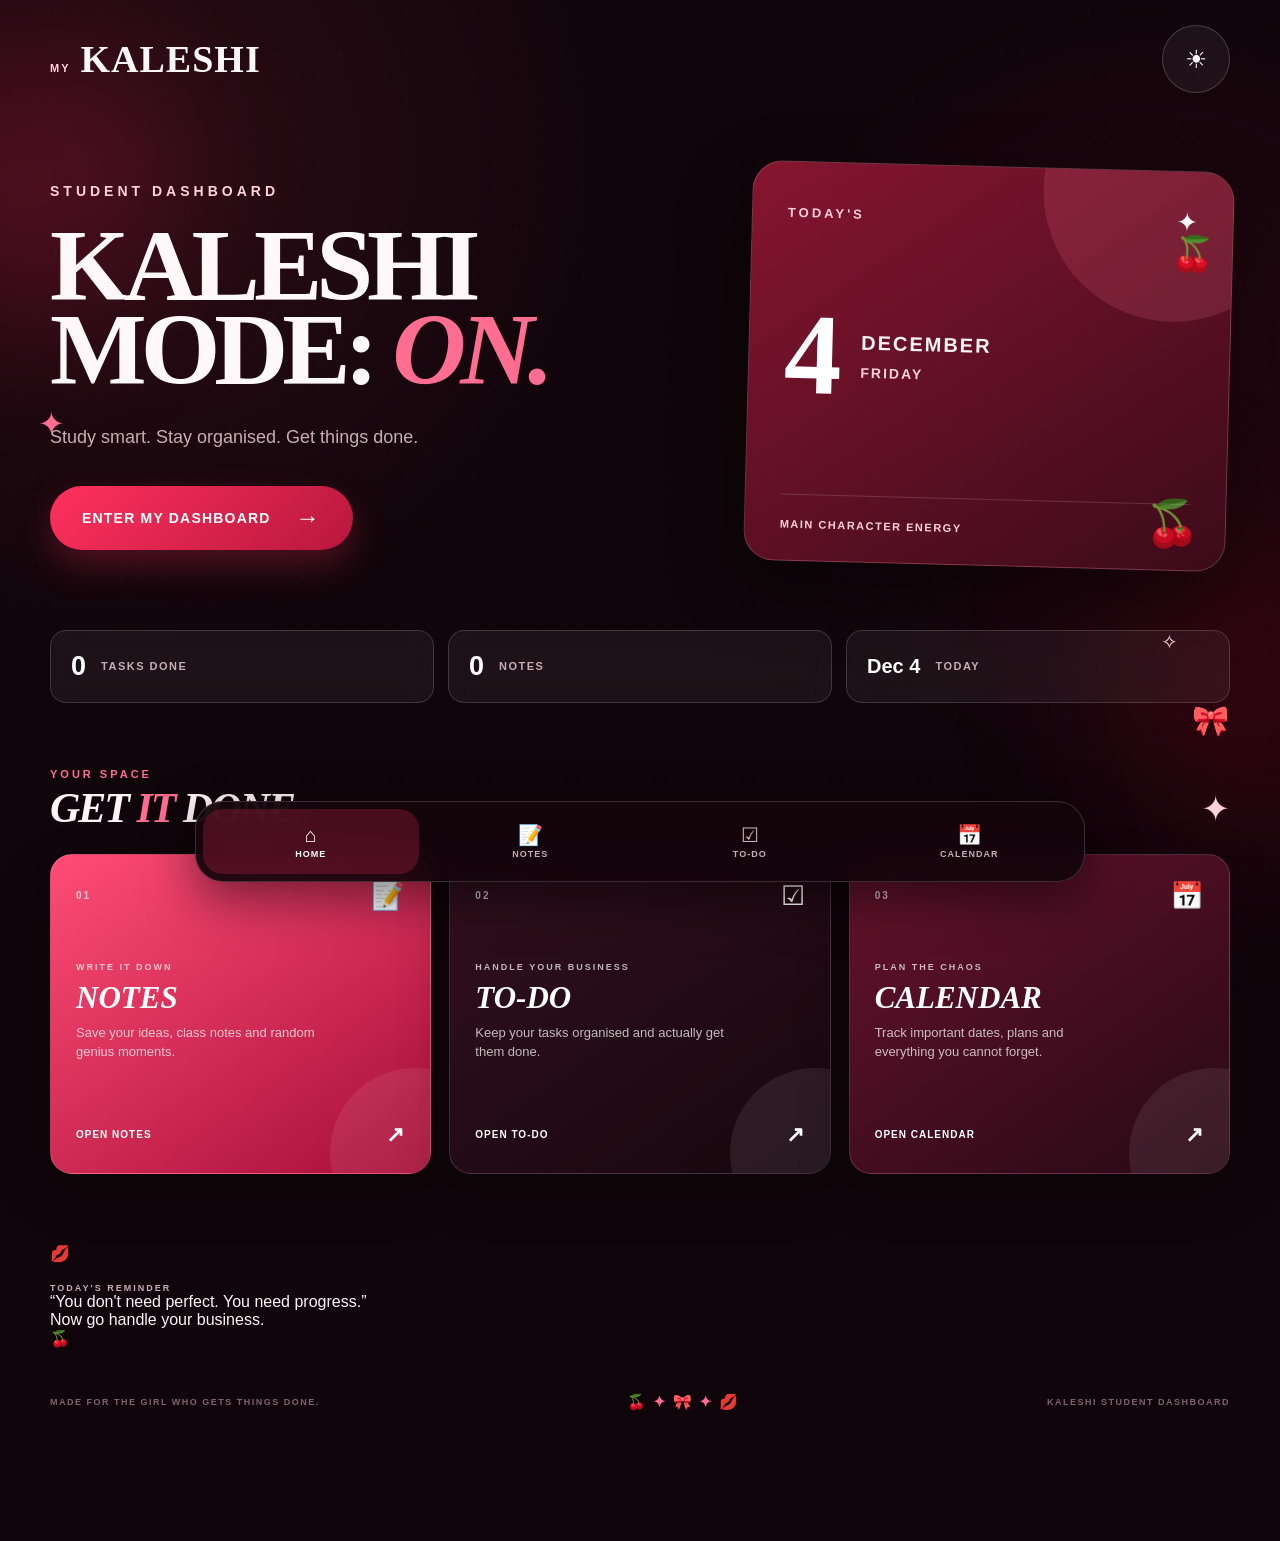
<file: index.html>
<!DOCTYPE html>
<html lang="en">

<head>
    <meta charset="UTF-8">

    <meta
        name="viewport"
        content="width=device-width, initial-scale=1.0"
    >

    <meta
        name="theme-color"
        content="#10050a"
    >

    <meta
        name="description"
        content="KALESHI Student Dashboard — notes, tasks and calendar"
    >

    <title>KALESHI — Student Dashboard</title>

    <!-- Main stylesheet -->
    <link
        rel="stylesheet"
        href="style.css"
    >

    <!-- PWA Manifest -->
    <link
        rel="manifest"
        href="manifest.json"
    >

    <!-- App icon -->
    <link
        rel="icon"
        type="image/png"
        href="icon.png"
    >
</head>


<body>


    <!-- =========================================
         BACKGROUND DECORATIONS
         ========================================= -->

    <div class="bg-decoration bg-circle circle-one"></div>

    <div class="bg-decoration bg-circle circle-two"></div>

    <div class="sticker sticker-cherry">
        🍒
    </div>

    <div class="sticker sticker-lips">
        💋
    </div>

    <div class="sticker sticker-bow">
        🎀
    </div>

    <div class="sticker sticker-star">
        ✦
    </div>

    <div class="sticker sticker-star-two">
        ✧
    </div>


    <!-- =========================================
         TOP BAR
         ========================================= -->

    <header class="topbar">

        <div class="brand">

            <span class="brand-small">
                MY
            </span>

            <span class="brand-main">
                KALESHI
            </span>

        </div>


        <button
            id="themeButton"
            class="theme-button"
            onclick="toggleTheme()"
            type="button"
            aria-label="Switch to light mode"
        >
            ☀
        </button>

    </header>



    <!-- =========================================
         MAIN CONTENT
         ========================================= -->

    <main>


        <!-- =====================================
             HERO SECTION
             ===================================== -->

        <section class="hero-section">

            <div class="hero-text">

                <p class="eyebrow">
                    STUDENT DASHBOARD
                </p>

                <h1>
                    KALESHI
                    <br>
                    MODE:
                    <span>ON.</span>
                </h1>

                <p class="hero-description">
                    Study smart. Stay organised.
                    Get things done.
                </p>


                <button
                    class="hero-button"
                    type="button"
                    onclick="scrollToTools()"
                >
                    ENTER MY DASHBOARD
                    <span>→</span>
                </button>

            </div>



            <!-- =================================
                 TODAY CARD
                 ================================= -->

            <div class="today-card">

                <div class="today-card-top">

                    <span class="today-label">
                        TODAY'S
                    </span>

                    <span class="today-star">
                        ✦
                    </span>

                </div>


                <div class="today-content">

                    <div
                        class="today-day"
                        id="heroDay"
                    >
                        --
                    </div>


                    <div class="today-info">

                        <div
                            class="today-month"
                            id="heroMonth"
                        >
                            MONTH
                        </div>

                        <div
                            class="today-weekday"
                            id="heroWeekday"
                        >
                            DAY
                        </div>

                    </div>

                </div>


                <div class="today-bottom">

                    <span>
                        MAIN CHARACTER ENERGY
                    </span>

                    <span>
                        🍒
                    </span>

                </div>

            </div>

        </section>



        <!-- =====================================
             STATS
             ===================================== -->

        <section class="stats-section">


            <div class="stat-card">

                <span class="stat-number">
                    <span id="taskCount">
                        0
                    </span>
                </span>

                <span class="stat-label">
                    TASKS DONE
                </span>

            </div>



            <div class="stat-card">

                <span class="stat-number">
                    <span id="noteCount">
                        0
                    </span>
                </span>

                <span class="stat-label">
                    NOTES
                </span>

            </div>



            <div class="stat-card">

                <span
                    class="stat-number stat-date"
                    id="todayStat"
                >
                    --
                </span>

                <span class="stat-label">
                    TODAY
                </span>

            </div>

        </section>



        <!-- =====================================
             TOOLS SECTION
             ===================================== -->

        <section
            class="tools-section"
            id="tools"
        >


            <div class="section-heading">

                <div>

                    <p class="section-kicker">
                        YOUR SPACE
                    </p>

                    <h2>
                        GET
                        <span>IT</span>
                        DONE.
                    </h2>

                </div>

                <div class="heading-sticker">
                    ✦
                </div>

            </div>



            <!-- =================================
                 TOOL GRID
                 ================================= -->

            <div class="tools-grid">


                <!-- =================================
                     NOTES
                     ================================= -->

                <article
                    class="tool-card notes-card"
                    onclick="openTool('notes')"
                    role="button"
                    tabindex="0"
                    onkeydown="if(event.key === 'Enter') openTool('notes')"
                >

                    <div class="tool-card-top">

                        <span class="tool-number">
                            01
                        </span>

                        <span class="tool-icon">
                            📝
                        </span>

                    </div>


                    <div class="tool-card-content">

                        <p class="tool-mini">
                            WRITE IT DOWN
                        </p>

                        <h3>
                            NOTES
                        </h3>

                        <p>
                            Save your ideas,
                            class notes and
                            random genius moments.
                        </p>

                    </div>


                    <div class="tool-card-bottom">

                        <span>
                            OPEN NOTES
                        </span>

                        <span class="arrow">
                            ↗
                        </span>

                    </div>

                </article>



                <!-- =================================
                     TO-DO
                     ================================= -->

                <article
                    class="tool-card todo-card"
                    onclick="openTool('todo')"
                    role="button"
                    tabindex="0"
                    onkeydown="if(event.key === 'Enter') openTool('todo')"
                >

                    <div class="tool-card-top">

                        <span class="tool-number">
                            02
                        </span>

                        <span class="tool-icon">
                            ☑
                        </span>

                    </div>


                    <div class="tool-card-content">

                        <p class="tool-mini">
                            HANDLE YOUR BUSINESS
                        </p>

                        <h3>
                            TO-DO
                        </h3>

                        <p>
                            Keep your tasks
                            organised and
                            actually get them done.
                        </p>

                    </div>


                    <div class="tool-card-bottom">

                        <span>
                            OPEN TO-DO
                        </span>

                        <span class="arrow">
                            ↗
                        </span>

                    </div>

                </article>



                <!-- =================================
                     CALENDAR
                     ================================= -->

                <article
                    class="tool-card calendar-card"
                    onclick="openTool('calendar')"
                    role="button"
                    tabindex="0"
                    onkeydown="if(event.key === 'Enter') openTool('calendar')"
                >

                    <div class="tool-card-top">

                        <span class="tool-number">
                            03
                        </span>

                        <span class="tool-icon">
                            📅
                        </span>

                    </div>


                    <div class="tool-card-content">

                        <p class="tool-mini">
                            PLAN THE CHAOS
                        </p>

                        <h3>
                            CALENDAR
                        </h3>

                        <p>
                            Track important dates,
                            plans and everything
                            you cannot forget.
                        </p>

                    </div>


                    <div class="tool-card-bottom">

                        <span>
                            OPEN CALENDAR
                        </span>

                        <span class="arrow">
                            ↗
                        </span>

                    </div>

                </article>


            </div>

        </section>



        <!-- =====================================
             QUOTE SECTION
             ===================================== -->

        <section class="quote-section">

            <div class="quote-sticker">
                💋
            </div>


            <div class="quote-content">

                <p class="quote-label">
                    TODAY'S REMINDER
                </p>

                <blockquote>
                    “You don't need
                    <span>perfect.</span>
                    You need
                    <span>progress.</span>”
                </blockquote>

                <p class="quote-small">
                    Now go handle your business.
                </p>

            </div>


            <div class="quote-cherry">
                🍒
            </div>

        </section>



    </main>



    <!-- =========================================
         BOTTOM NAVIGATION
         ========================================= -->

    <nav class="bottom-nav">

        <a
            href="index.html"
            class="nav-item active"
        >

            <span class="nav-icon">
                ⌂
            </span>

            <span class="nav-label">
                HOME
            </span>

        </a>


        <a
            href="notes.html"
            class="nav-item"
        >

            <span class="nav-icon">
                📝
            </span>

            <span class="nav-label">
                NOTES
            </span>

        </a>


        <a
            href="todo.html"
            class="nav-item"
        >

            <span class="nav-icon">
                ☑
            </span>

            <span class="nav-label">
                TO-DO
            </span>

        </a>


        <a
            href="calendar.html"
            class="nav-item"
        >

            <span class="nav-icon">
                📅
            </span>

            <span class="nav-label">
                CALENDAR
            </span>

        </a>

    </nav>



    <!-- =========================================
         FOOTER
         ========================================= -->

    <footer class="footer">

        <p>
            MADE FOR THE GIRL WHO GETS
            THINGS DONE.
        </p>

        <div class="footer-symbols">
            🍒 ✦ 🎀 ✦ 💋
        </div>

        <p class="footer-brand">
            KALESHI STUDENT DASHBOARD
        </p>

    </footer>



    <!-- =========================================
         JAVASCRIPT
         ========================================= -->

    <script src="script.js"></script>


</body>

</html>
</file>
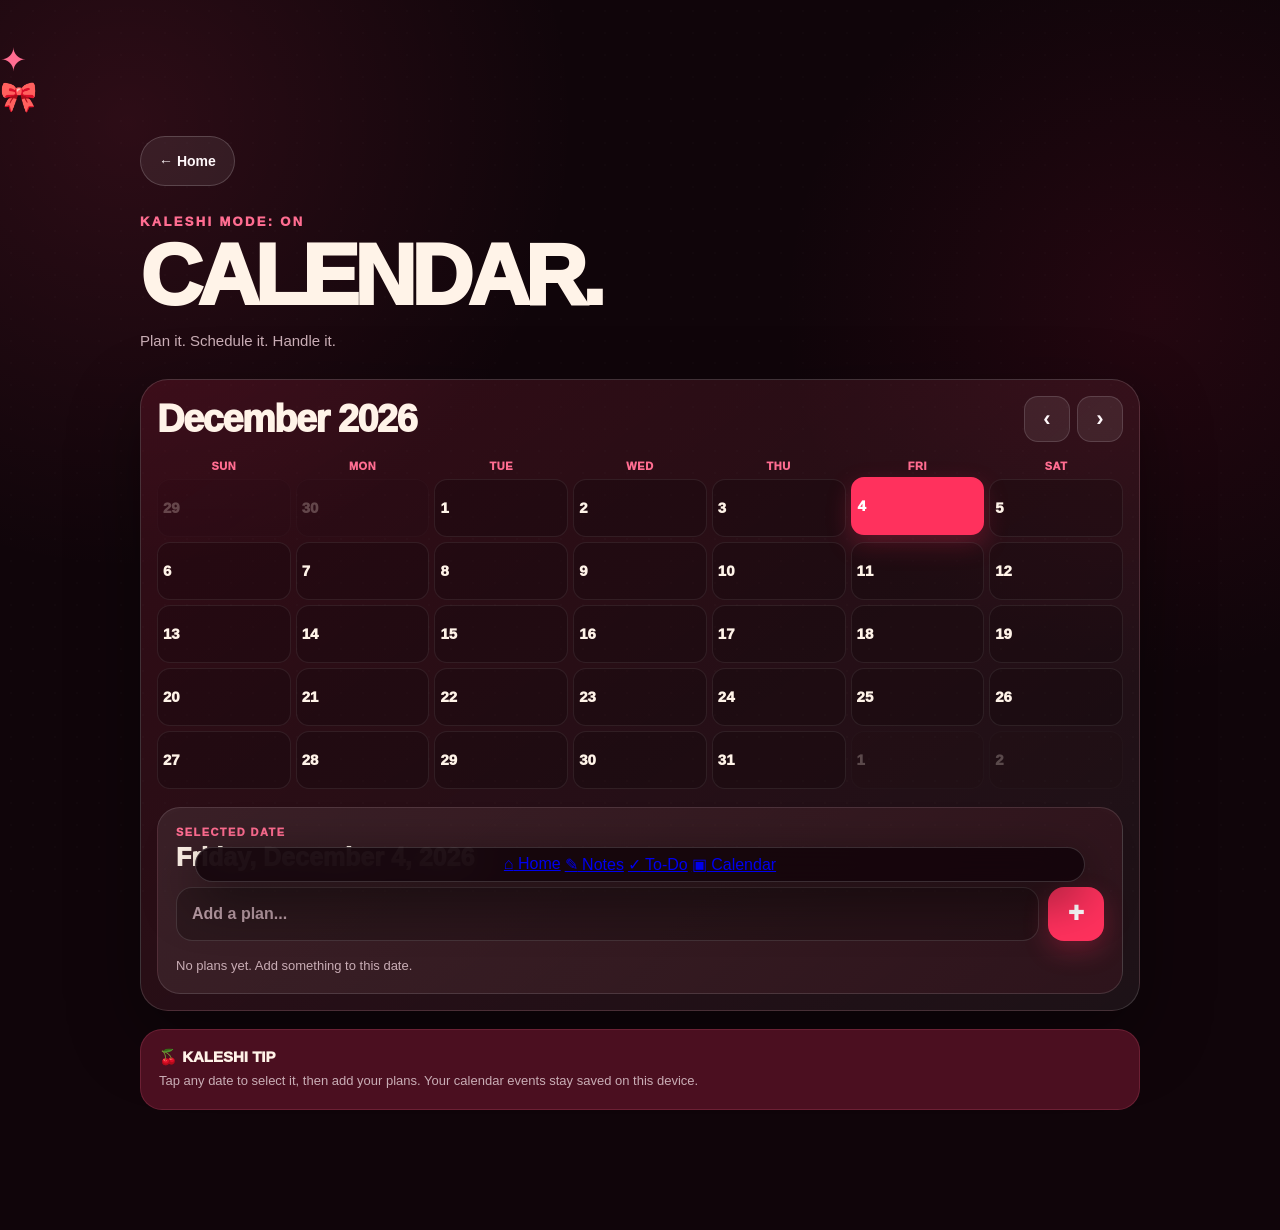
<file: calendar.html>
<!DOCTYPE html>
<html lang="en">

<head>
    <meta charset="UTF-8">

    <meta
        name="viewport"
        content="width=device-width, initial-scale=1.0"
    >

    <meta
        name="theme-color"
        content="#260912"
    >

    <title>KALESHI — Calendar</title>

    <link
        rel="stylesheet"
        href="style.css"
    >

    <style>

        /* =================================================
           CALENDAR PAGE
           ================================================= */

        .calendar-page {
            width: min(100% - 22px, 1000px);
            margin: 0 auto;
            padding: 22px 0 120px;
        }


        /* =================================================
           BACK BUTTON
           ================================================= */

        .back-home {
            display: inline-flex;
            align-items: center;
            gap: 8px;

            min-height: 50px;
            padding: 0 18px;

            border: 1px solid rgba(255,255,255,.18);
            border-radius: 999px;

            background: rgba(255,255,255,.07);
            color: var(--white);

            text-decoration: none;

            font-size: 14px;
            font-weight: 900;

            margin-bottom: 28px;

            transition: .2s ease;
        }

        .back-home:hover {
            transform: translateY(-2px);
            background: rgba(255,255,255,.12);
        }


        /* =================================================
           HEADER
           ================================================= */

        .calendar-kicker {
            color: var(--hot-pink);

            font-size: 13px;
            font-weight: 1000;

            letter-spacing: .18em;
            text-transform: uppercase;

            margin-bottom: 8px;
        }

        .calendar-title {
            margin: 0;

            color: var(--cream);

            font-size: clamp(52px, 16vw, 86px);
            line-height: .9;

            font-weight: 1000;
            letter-spacing: -.06em;
        }

        .calendar-subtitle {
            margin: 16px 0 26px;

            color: var(--muted);

            font-size: 15px;
            line-height: 1.5;
        }


        /* =================================================
           CALENDAR CARD
           ================================================= */

        .calendar-card {
            padding: 16px;

            border-radius: 28px;

            background:
                linear-gradient(
                    145deg,
                    rgba(255,49,93,.14),
                    rgba(255,255,255,.055)
                );

            border: 1px solid rgba(255,255,255,.14);

            box-shadow: var(--shadow);

            overflow: hidden;
        }


        /* =================================================
           MONTH HEADER
           ================================================= */

        .month-header {
            display: flex;
            align-items: center;
            justify-content: space-between;

            gap: 12px;

            margin-bottom: 18px;
        }

        .month-name {
            margin: 0;

            color: var(--cream);

            font-size: clamp(25px, 7vw, 38px);
            line-height: 1;

            font-weight: 1000;

            letter-spacing: -.04em;
        }

        .month-controls {
            display: flex;
            gap: 7px;
        }

        .month-btn {
            width: 46px;
            height: 46px;

            border: 1px solid rgba(255,255,255,.14);
            border-radius: 14px;

            background: rgba(255,255,255,.08);

            color: var(--white);

            font-size: 22px;
            font-weight: 900;

            cursor: pointer;

            transition: .2s ease;
        }

        .month-btn:hover {
            background: var(--cherry);
            transform: translateY(-2px);
        }

        .month-btn:active {
            transform: scale(.95);
        }


        /* =================================================
           WEEKDAYS
           ================================================= */

        .weekdays {
            display: grid;
            grid-template-columns: repeat(7, 1fr);

            gap: 5px;

            margin-bottom: 7px;
        }

        .weekday {
            text-align: center;

            color: var(--hot-pink);

            font-size: 11px;
            font-weight: 1000;

            letter-spacing: .05em;
        }


        /* =================================================
           CALENDAR GRID
           ================================================= */

        .calendar-grid {
            display: grid;

            grid-template-columns: repeat(7, 1fr);

            gap: 5px;
        }


        /* =================================================
           DATE BUTTON
           ================================================= */

        .calendar-day {
            position: relative;

            min-height: 58px;

            padding: 7px 5px;

            border: 1px solid rgba(255,255,255,.08);
            border-radius: 13px;

            background: rgba(0,0,0,.18);

            color: var(--cream);

            text-align: left;

            cursor: pointer;

            transition: .2s ease;

            overflow: hidden;
        }

        .calendar-day:hover {
            transform: translateY(-2px);

            border-color: rgba(255,109,145,.45);

            background: rgba(255,49,93,.13);
        }

        .calendar-day:active {
            transform: scale(.97);
        }

        .calendar-day.other-month {
            opacity: .25;
        }

        .calendar-day.today {
            border: 2px solid var(--cherry);

            background:
                linear-gradient(
                    145deg,
                    rgba(255,49,93,.25),
                    rgba(255,255,255,.06)
                );

            box-shadow:
                0 0 20px rgba(255,49,93,.16);
        }

        .day-number {
            display: block;

            font-size: 15px;
            font-weight: 1000;

            line-height: 1;
        }

        .today .day-number {
            color: var(--hot-pink);
        }


        /* =================================================
           EVENT DOT
           ================================================= */

        .event-dot {
            position: absolute;

            bottom: 7px;
            left: 7px;

            width: 7px;
            height: 7px;

            border-radius: 50%;

            background: var(--cherry);

            box-shadow:
                0 0 10px rgba(255,49,93,.7);
        }


        /* =================================================
           SELECTED DAY
           ================================================= */

        .calendar-day.selected {
            background: var(--cherry);

            border-color: var(--cherry);

            color: white;

            transform: translateY(-2px);

            box-shadow:
                0 10px 25px rgba(255,49,93,.25);
        }

        .calendar-day.selected .day-number {
            color: white;
        }


        /* =================================================
           SELECTED DATE INFO
           ================================================= */

        .selected-section {
            margin-top: 18px;

            padding: 18px;

            border-radius: 23px;

            background:
                linear-gradient(
                    135deg,
                    rgba(255,255,255,.08),
                    rgba(255,49,93,.08)
                );

            border: 1px solid rgba(255,255,255,.12);
        }

        .selected-label {
            color: var(--hot-pink);

            font-size: 11px;
            font-weight: 1000;

            letter-spacing: .13em;
            text-transform: uppercase;

            margin-bottom: 5px;
        }

        .selected-date {
            color: var(--cream);

            font-size: 25px;
            font-weight: 1000;

            margin-bottom: 15px;
        }


        /* =================================================
           EVENT FORM
           ================================================= */

        .event-form {
            display: flex;

            gap: 9px;
        }

        .event-input {
            flex: 1;

            min-width: 0;
            min-height: 54px;

            padding: 0 15px;

            border: 1px solid rgba(255,255,255,.13);
            border-radius: 16px;

            outline: none;

            background: rgba(0,0,0,.22);

            color: var(--white);

            font-family: inherit;

            font-size: 16px;
            font-weight: 700;
        }

        .event-input::placeholder {
            color: #b99ca5;
        }

        .event-input:focus {
            border-color: var(--hot-pink);

            box-shadow:
                0 0 0 3px rgba(255,109,145,.12);
        }

        .event-add {
            min-width: 56px;
            min-height: 54px;

            border: none;
            border-radius: 16px;

            background: var(--cherry);

            color: white;

            font-size: 27px;
            font-weight: 1000;

            cursor: pointer;

            box-shadow:
                0 10px 25px rgba(255,49,93,.25);
        }


        /* =================================================
           EVENT LIST
           ================================================= */

        .event-list {
            margin-top: 15px;

            display: flex;
            flex-direction: column;

            gap: 8px;
        }

        .event-item {
            display: flex;
            align-items: center;

            justify-content: space-between;

            gap: 10px;

            padding: 12px 13px;

            border-radius: 15px;

            background: rgba(0,0,0,.18);

            border: 1px solid rgba(255,255,255,.09);
        }

        .event-text {
            color: var(--cream);

            font-size: 14px;
            font-weight: 800;

            overflow-wrap: anywhere;
        }

        .delete-event {
            flex-shrink: 0;

            width: 38px;
            height: 38px;

            border: 1px solid rgba(255,255,255,.1);
            border-radius: 12px;

            background: rgba(255,49,93,.08);

            color: #e3c4cc;

            cursor: pointer;

            font-size: 19px;
        }

        .delete-event:hover {
            background: rgba(255,49,93,.22);
            color: white;
        }


        /* =================================================
           EMPTY EVENTS
           ================================================= */

        .no-events {
            color: var(--muted);

            font-size: 13px;

            line-height: 1.5;
        }


        /* =================================================
           KALESHI TIP
           ================================================= */

        .calendar-tip {
            margin-top: 18px;

            padding: 18px;

            border-radius: 22px;

            background: var(--cola-light);

            border: 1px solid rgba(255,109,145,.18);
        }

        .calendar-tip strong {
            display: block;

            color: var(--cream);

            font-size: 15px;
            font-weight: 1000;

            margin-bottom: 5px;
        }

        .calendar-tip p {
            margin: 0;

            color: var(--muted);

            font-size: 13px;
            line-height: 1.5;
        }


        /* =================================================
           MOBILE
           ================================================= */

        @media (max-width: 600px) {

            .calendar-page {
                padding-top: 20px;
            }

            .calendar-card {
                padding: 12px;
                border-radius: 24px;
            }

            .month-header {
                margin-bottom: 15px;
            }

            .month-btn {
                width: 48px;
                height: 48px;
            }

            .weekdays {
                gap: 4px;
            }

            .weekday {
                font-size: 10px;
            }

            .calendar-grid {
                gap: 4px;
            }

            .calendar-day {
                min-height: 54px;
                border-radius: 11px;
                padding: 7px 4px;
            }

            .day-number {
                font-size: 14px;
            }

            .event-dot {
                bottom: 6px;
                left: 6px;
                width: 6px;
                height: 6px;
            }

            .selected-section {
                padding: 16px;
                border-radius: 20px;
            }

            .selected-date {
                font-size: 22px;
            }

            .event-input {
                min-height: 56px;
                font-size: 16px;
            }

            .event-add {
                min-width: 58px;
                min-height: 56px;
            }

        }


        /* =================================================
           VERY SMALL PHONES
           ================================================= */

        @media (max-width: 380px) {

            .calendar-day {
                min-height: 49px;
                padding: 6px 3px;
            }

            .day-number {
                font-size: 13px;
            }

            .weekday {
                font-size: 9px;
            }

            .calendar-grid,
            .weekdays {
                gap: 3px;
            }

        }

    </style>

</head>


<body>


    <!-- =================================================
         BACKGROUND STICKERS
         ================================================= -->

    <div class="bg-sticker sticker-cherry">
        🍒
    </div>

    <div class="bg-sticker sticker-star">
        ✦
    </div>

    <div class="bg-sticker sticker-bow">
        🎀
    </div>


    <!-- =================================================
         MAIN
         ================================================= -->

    <main class="calendar-page">


        <!-- BACK -->

        <a
            href="index.html"
            class="back-home"
        >
            ← Home
        </a>


        <!-- HEADER -->

        <div class="calendar-kicker">
            KALESHI MODE: ON
        </div>

        <h1 class="calendar-title">
            CALENDAR.
        </h1>

        <p class="calendar-subtitle">
            Plan it. Schedule it. Handle it.
        </p>


        <!-- =================================================
             CALENDAR
             ================================================= -->

        <section class="calendar-card">


            <!-- MONTH HEADER -->

            <div class="month-header">

                <h2
                    class="month-name"
                    id="monthName"
                >
                    Month Year
                </h2>

                <div class="month-controls">

                    <button
                        class="month-btn"
                        type="button"
                        onclick="changeMonth(-1)"
                        aria-label="Previous month"
                    >
                        ‹
                    </button>

                    <button
                        class="month-btn"
                        type="button"
                        onclick="changeMonth(1)"
                        aria-label="Next month"
                    >
                        ›
                    </button>

                </div>

            </div>


            <!-- WEEKDAYS -->

            <div class="weekdays">

                <div class="weekday">SUN</div>
                <div class="weekday">MON</div>
                <div class="weekday">TUE</div>
                <div class="weekday">WED</div>
                <div class="weekday">THU</div>
                <div class="weekday">FRI</div>
                <div class="weekday">SAT</div>

            </div>


            <!-- DAYS -->

            <div
                class="calendar-grid"
                id="calendarGrid"
            ></div>


            <!-- =================================================
                 SELECTED DATE
                 ================================================= -->

            <section class="selected-section">

                <div class="selected-label">
                    Selected date
                </div>

                <div
                    class="selected-date"
                    id="selectedDate"
                >
                    Select a date
                </div>


                <!-- EVENT FORM -->

                <form
                    class="event-form"
                    id="eventForm"
                >

                    <input
                        type="text"
                        id="eventInput"
                        class="event-input"
                        placeholder="Add a plan..."
                        maxlength="100"
                        autocomplete="off"
                    >

                    <button
                        type="submit"
                        class="event-add"
                        aria-label="Add event"
                    >
                        +
                    </button>

                </form>


                <!-- EVENT LIST -->

                <div
                    class="event-list"
                    id="eventList"
                ></div>

            </section>


        </section>


        <!-- =================================================
             TIP
             ================================================= -->

        <section class="calendar-tip">

            <strong>
                🍒 KALESHI TIP
            </strong>

            <p>
                Tap any date to select it, then add your plans.
                Your calendar events stay saved on this device.
            </p>

        </section>


    </main>


    <!-- =================================================
         BOTTOM NAV
         ================================================= -->

    <nav class="bottom-nav">

        <a href="index.html">
            <span>⌂</span>
            Home
        </a>

        <a href="notes.html">
            <span>✎</span>
            Notes
        </a>

        <a href="todo.html">
            <span>✓</span>
            To-Do
        </a>

        <a
            href="calendar.html"
            class="active"
        >
            <span>▣</span>
            Calendar
        </a>

    </nav>


    <!-- =================================================
         SCRIPTS
         ================================================= -->

    <script src="script.js"></script>
    <script src="calendar.js"></script>

</body>

</html>
</file>
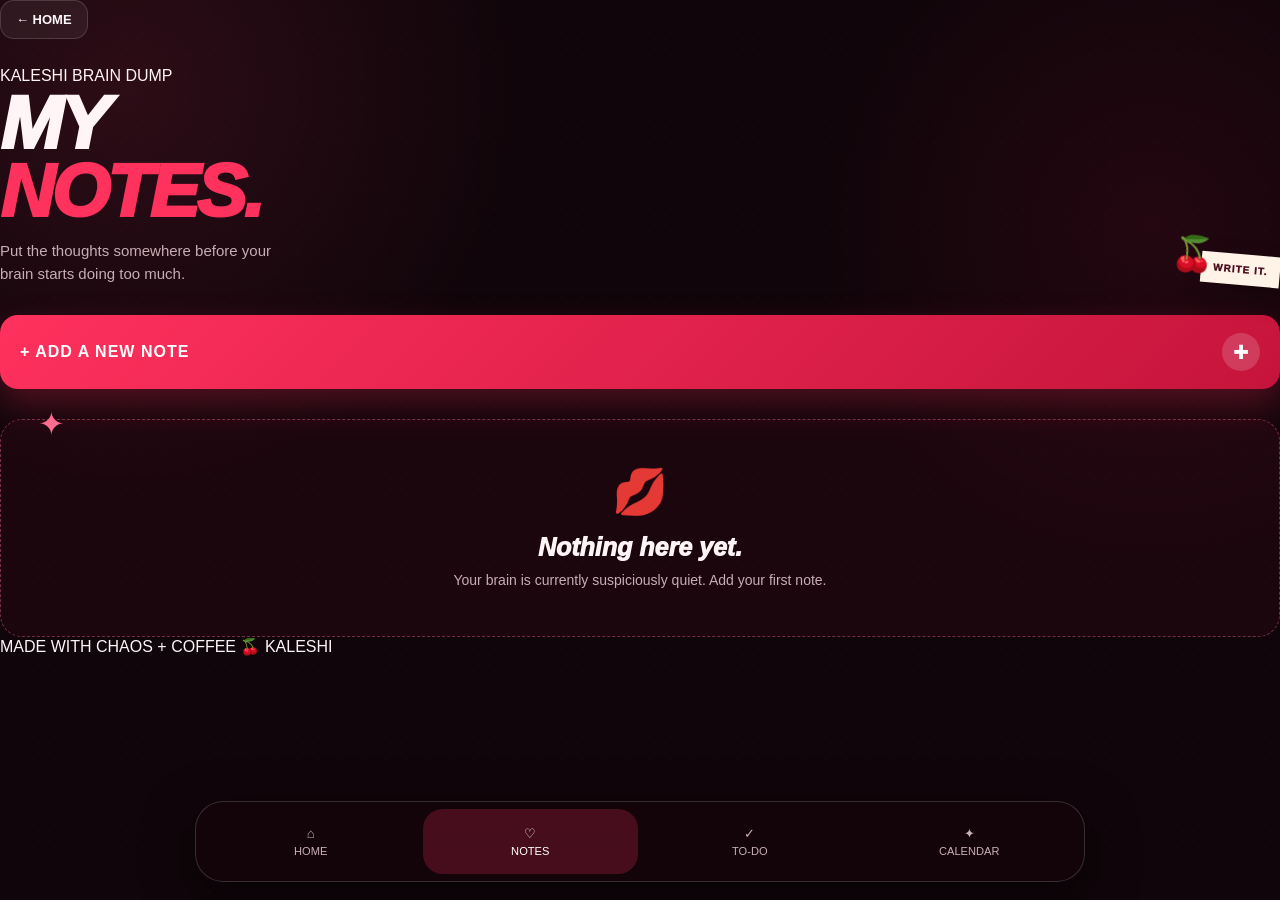
<file: notes.html>
<!DOCTYPE html>
<html lang="en">

<head>

    <meta charset="UTF-8">

    <meta
        name="viewport"
        content="width=device-width, initial-scale=1.0"
    >

    <meta
        name="theme-color"
        content="#16070d"
    >

    <meta
        name="description"
        content="KALESHI Notes — your personal student notes space"
    >

    <title>KALESHI — Notes</title>

    <link
        rel="stylesheet"
        href="style.css"
    >

    <style>

        /* =====================================================
           KALESHI NOTES — MOBILE FIRST
           ===================================================== */

        .notes-page {
            min-height: 100vh;
            padding-bottom: 110px;
        }

        /* NOTES HEADER */

        .notes-header {
            margin-bottom: 30px;
        }

        .back-button {
            display: inline-flex;
            align-items: center;
            gap: 8px;

            padding: 11px 15px;

            border: 1px solid var(--border);
            border-radius: 14px;

            background: rgba(255,255,255,.06);
            color: var(--white);

            font-size: 13px;
            font-weight: 900;

            cursor: pointer;
        }

        .back-button:hover {
            background: rgba(255,49,93,.16);
        }

        .notes-title-row {
            display: flex;
            align-items: flex-end;
            justify-content: space-between;

            gap: 15px;
            margin-top: 28px;
        }

        .notes-title h2 {
            margin-top: 5px;

            font-size: clamp(45px, 13vw, 75px);
            line-height: .9;

            letter-spacing: -3px;

            font-weight: 1000;
            font-style: italic;
            text-transform: uppercase;
        }

        .notes-title h2 span {
            display: block;
            color: var(--cherry);
        }

        .notes-title p {
            max-width: 300px;
            margin-top: 15px;

            color: var(--muted);

            font-size: 15px;
            line-height: 1.5;
        }

        .notes-sticker {
            flex-shrink: 0;

            padding: 10px 12px;

            background: var(--cream);
            color: #4b0f20;

            font-size: 10px;
            font-weight: 1000;
            letter-spacing: 1px;

            transform: rotate(5deg);
            box-shadow: 8px 10px 25px rgba(0,0,0,.25);
        }

        /* ADD NOTE */

        .add-note-button {
            width: 100%;

            display: flex;
            align-items: center;
            justify-content: space-between;

            margin: 30px 0;

            padding: 18px 20px;

            border: none;
            border-radius: 18px;

            background: linear-gradient(
                135deg,
                var(--cherry),
                var(--cherry-dark)
            );

            color: white;

            font-size: 16px;
            font-weight: 1000;
            letter-spacing: 1px;

            cursor: pointer;

            box-shadow:
                0 15px 35px rgba(255,49,93,.25);

            transition: .2s ease;
        }

        .add-note-button span {
            width: 38px;
            height: 38px;

            display: grid;
            place-items: center;

            border-radius: 50%;

            background: rgba(255,255,255,.16);

            font-size: 25px;
        }

        .add-note-button:active {
            transform: scale(.98);
        }

        /* NOTES GRID */

        .notes-grid {
            display: grid;
            grid-template-columns: 1fr;
            gap: 16px;
        }

        /* NOTE CARD */

        .note-card {
            position: relative;

            padding: 22px;

            min-height: 190px;

            border-radius: 22px;

            overflow: hidden;

            border: 1px solid rgba(255,255,255,.14);

            box-shadow: 0 20px 45px rgba(0,0,0,.28);

            animation: noteAppear .35s ease;
        }

        @keyframes noteAppear {

            from {
                opacity: 0;
                transform: translateY(12px);
            }

            to {
                opacity: 1;
                transform: translateY(0);
            }

        }

        .note-card:nth-child(3n + 1) {
            background: linear-gradient(
                145deg,
                #641329,
                #2b0a15
            );
        }

        .note-card:nth-child(3n + 2) {
            background: linear-gradient(
                145deg,
                #ff4d77,
                #a30d35
            );
        }

        .note-card:nth-child(3n + 3) {
            background: linear-gradient(
                145deg,
                #38101e,
                #15060c
            );
        }

        .note-card::after {
            content: "✦";

            position: absolute;
            right: 18px;
            bottom: 10px;

            color: rgba(255,255,255,.12);

            font-size: 70px;
            font-weight: 900;
        }

        .note-top {
            display: flex;
            align-items: center;
            justify-content: space-between;

            gap: 10px;
        }

        .note-date {
            color: rgba(255,255,255,.65);

            font-size: 10px;
            font-weight: 900;

            letter-spacing: 1.5px;
        }

        .delete-note {
            width: 40px;
            height: 40px;

            display: grid;
            place-items: center;

            border: 1px solid rgba(255,255,255,.18);
            border-radius: 12px;

            background: rgba(0,0,0,.16);

            color: white;

            font-size: 17px;

            cursor: pointer;

            z-index: 2;
        }

        .delete-note:active {
            transform: scale(.92);
        }

        .note-card h3 {
            position: relative;
            z-index: 1;

            margin-top: 25px;

            font-size: 25px;
            line-height: 1.05;

            letter-spacing: -.5px;

            font-weight: 1000;
            font-style: italic;
            text-transform: uppercase;
        }

        .note-card p {
            position: relative;
            z-index: 1;

            margin-top: 10px;

            max-width: 90%;

            color: rgba(255,255,255,.78);

            font-size: 15px;
            line-height: 1.55;
        }

        /* EMPTY STATE */

        .empty-notes {
            display: none;

            padding: 45px 25px;

            border: 1px dashed rgba(255,109,145,.4);
            border-radius: 22px;

            background: rgba(255,49,93,.05);

            text-align: center;
        }

        .empty-notes .empty-icon {
            font-size: 45px;
        }

        .empty-notes h3 {
            margin-top: 15px;

            font-size: 25px;
            font-weight: 1000;
            font-style: italic;
        }

        .empty-notes p {
            margin-top: 8px;

            color: var(--muted);

            font-size: 14px;
            line-height: 1.5;
        }

        /* MODAL */

        .note-modal {
            position: fixed;

            inset: 0;

            z-index: 500;

            display: none;
            align-items: flex-end;
            justify-content: center;

            padding: 15px;

            background: rgba(0,0,0,.65);

            backdrop-filter: blur(12px);
        }

        .note-modal.show {
            display: flex;
        }

        .note-modal-box {
            width: min(520px, 100%);

            padding: 25px 20px 22px;

            border: 1px solid rgba(255,255,255,.16);
            border-radius: 28px 28px 20px 20px;

            background:
                linear-gradient(
                    145deg,
                    #3b0d1b,
                    #16070d
                );

            box-shadow: 0 -10px 60px rgba(0,0,0,.5);

            animation: modalUp .3s ease;
        }

        @keyframes modalUp {

            from {
                transform: translateY(30px);
                opacity: 0;
            }

            to {
                transform: translateY(0);
                opacity: 1;
            }

        }

        .modal-top {
            display: flex;
            align-items: center;
            justify-content: space-between;
        }

        .modal-top h3 {
            font-size: 28px;

            font-weight: 1000;
            font-style: italic;
        }

        .close-modal {
            width: 42px;
            height: 42px;

            display: grid;
            place-items: center;

            border: 1px solid var(--border);
            border-radius: 50%;

            background: rgba(255,255,255,.07);

            color: white;

            font-size: 20px;

            cursor: pointer;
        }

        .note-form {
            margin-top: 25px;
        }

        .note-form label {
            display: block;

            margin-bottom: 8px;

            color: var(--hot-pink);

            font-size: 10px;
            font-weight: 1000;
            letter-spacing: 2px;
        }

        .note-form input,
        .note-form textarea {
            width: 100%;

            border: 1px solid rgba(255,255,255,.16);
            border-radius: 15px;

            outline: none;

            background: rgba(255,255,255,.07);

            color: white;

            font-family: Arial, Helvetica, sans-serif;

            font-size: 17px;
        }

        .note-form input {
            height: 55px;
            padding: 0 15px;
        }

        .note-form textarea {
            min-height: 150px;

            padding: 15px;

            resize: vertical;

            line-height: 1.5;
        }

        .note-form input:focus,
        .note-form textarea:focus {
            border-color: var(--hot-pink);

            box-shadow:
                0 0 0 3px rgba(255,109,145,.1);
        }

        .save-note-button {
            width: 100%;

            margin-top: 18px;

            min-height: 56px;

            border: none;
            border-radius: 15px;

            background: var(--white);
            color: var(--cola-dark);

            font-size: 16px;
            font-weight: 1000;

            cursor: pointer;
        }

        /* DESKTOP */

        @media (min-width: 700px) {

            .notes-page {
                padding-bottom: 120px;
            }

            .notes-grid {
                grid-template-columns: repeat(2, 1fr);
            }

            .note-modal {
                align-items: center;
            }

            .note-modal-box {
                border-radius: 28px;
            }

        }

        /* LIGHT MODE */

        body.light-mode .note-card {
            box-shadow: 0 15px 35px rgba(80,10,30,.12);
        }

        body.light-mode .note-modal-box {
            background: #fff4f6;
            color: #270914;
        }

        body.light-mode .modal-top h3 {
            color: #270914;
        }

        body.light-mode .close-modal {
            color: #270914;
            background: rgba(80,10,30,.06);
        }

        body.light-mode .note-form input,
        body.light-mode .note-form textarea {
            color: #270914;
            background: rgba(80,10,30,.05);
            border-color: rgba(80,10,30,.12);
        }

    </style>

</head>

<body>

    <div class="background-decor decor-one"></div>
    <div class="background-decor decor-two"></div>

    <div class="sticker sticker-cherry">
        🍒
    </div>

    <div class="sticker sticker-star">
        ✦
    </div>

    <div class="notes-page app-shell">

        <!-- HEADER -->

        <header class="notes-header">

            <button
                class="back-button"
                type="button"
                onclick="goHome()"
            >
                ← HOME
            </button>

            <div class="notes-title-row">

                <div class="notes-title">

                    <div class="section-label">
                        KALESHI BRAIN DUMP
                    </div>

                    <h2>
                        My
                        <span>Notes.</span>
                    </h2>

                    <p>
                        Put the thoughts somewhere before
                        your brain starts doing too much.
                    </p>

                </div>

                <div class="notes-sticker">
                    WRITE IT.
                </div>

            </div>

        </header>

        <!-- ADD NOTE -->

        <button
            class="add-note-button"
            type="button"
            onclick="openNoteModal()"
        >

            <strong>
                + ADD A NEW NOTE
            </strong>

            <span>
                +
            </span>

        </button>

        <!-- NOTES -->

        <main>

            <div
                class="notes-grid"
                id="notesGrid"
            >
            </div>

            <div
                class="empty-notes"
                id="emptyNotes"
            >

                <div class="empty-icon">
                    💋
                </div>

                <h3>
                    Nothing here yet.
                </h3>

                <p>
                    Your brain is currently
                    suspiciously quiet.
                    Add your first note.
                </p>

            </div>

        </main>

        <!-- MODAL -->

        <div
            class="note-modal"
            id="noteModal"
        >

            <div class="note-modal-box">

                <div class="modal-top">

                    <h3>
                        New Note ✦
                    </h3>

                    <button
                        class="close-modal"
                        type="button"
                        onclick="closeNoteModal()"
                    >
                        ×
                    </button>

                </div>

                <form
                    class="note-form"
                    id="noteForm"
                >

                    <label for="noteTitle">
                        NOTE TITLE
                    </label>

                    <input
                        id="noteTitle"
                        type="text"
                        placeholder="e.g. Maths formulas"
                        maxlength="60"
                        required
                    >

                    <br><br>

                    <label for="noteText">
                        YOUR NOTE
                    </label>

                    <textarea
                        id="noteText"
                        placeholder="Write whatever you need..."
                        maxlength="1000"
                        required
                    ></textarea>

                    <button
                        class="save-note-button"
                        type="submit"
                    >
                        SAVE NOTE
                    </button>

                </form>

            </div>

        </div>

        <!-- BOTTOM NAV -->

        <nav class="bottom-nav">

            <button
                class="nav-item"
                type="button"
                onclick="goHome()"
            >
                <span>⌂</span>
                <small>HOME</small>
            </button>

            <button
                class="nav-item active"
                type="button"
            >
                <span>♡</span>
                <small>NOTES</small>
            </button>

            <button
                class="nav-item"
                type="button"
                onclick="openTool('todo')"
            >
                <span>✓</span>
                <small>TO-DO</small>
            </button>

            <button
                class="nav-item"
                type="button"
                onclick="openTool('calendar')"
            >
                <span>✦</span>
                <small>CALENDAR</small>
            </button>

        </nav>

        <footer>

            <span>
                MADE WITH CHAOS + COFFEE
            </span>

            <span>
                🍒 KALESHI
            </span>

        </footer>

    </div>

    <script src="script.js"></script>
    <script src="notes.js"></script>

</body>

</html>
</file>
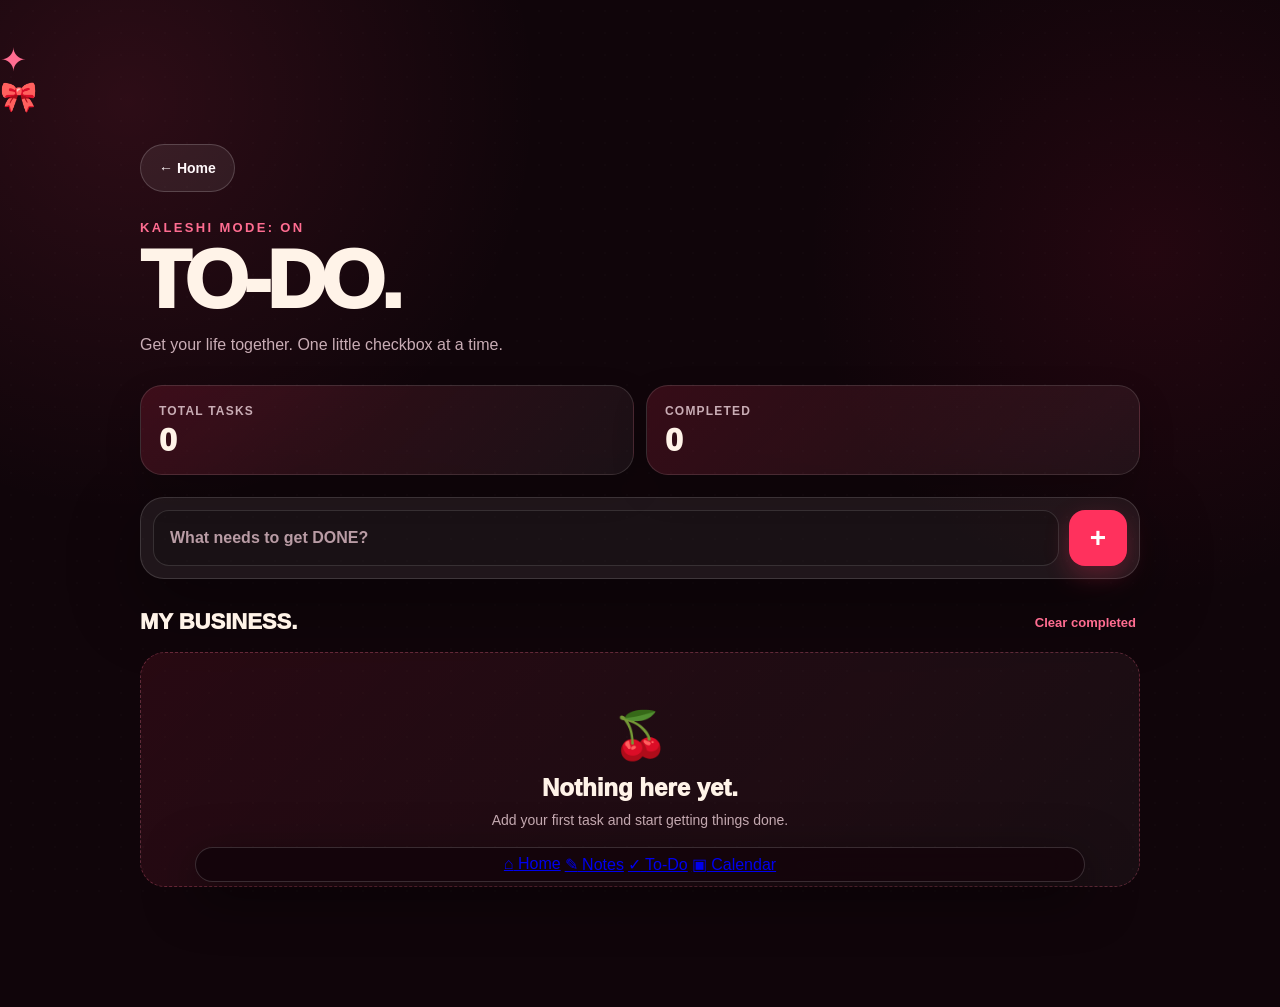
<file: todo.html>
<!DOCTYPE html>
<html lang="en">

<head>
    <meta charset="UTF-8">

    <meta
        name="viewport"
        content="width=device-width, initial-scale=1.0"
    >

    <meta
        name="theme-color"
        content="#260912"
    >

    <title>KALESHI — To-Do List</title>

    <link
        rel="stylesheet"
        href="style.css"
    >

    <style>

        /* =================================================
           TO-DO PAGE
           ================================================= */

        .todo-page {
            width: min(100% - 32px, 1000px);
            margin: 0 auto;
            padding: 30px 0 120px;
        }


        /* =================================================
           BACK BUTTON
           ================================================= */

        .back-home {
            display: inline-flex;
            align-items: center;
            gap: 8px;

            min-height: 48px;
            padding: 0 18px;

            border: 1px solid rgba(255,255,255,.18);
            border-radius: 999px;

            background: rgba(255,255,255,.07);
            color: var(--white);

            text-decoration: none;
            font-weight: 800;
            font-size: 14px;

            margin-bottom: 28px;

            transition: .2s ease;
        }

        .back-home:hover {
            transform: translateY(-2px);
            background: rgba(255,255,255,.12);
        }


        /* =================================================
           PAGE HEADER
           ================================================= */

        .todo-header {
            margin-bottom: 28px;
        }

        .todo-kicker {
            color: var(--hot-pink);
            font-size: 13px;
            font-weight: 900;
            letter-spacing: .18em;
            text-transform: uppercase;
            margin-bottom: 8px;
        }

        .todo-title {
            margin: 0;

            font-size: clamp(48px, 13vw, 82px);
            line-height: .9;

            font-weight: 1000;
            letter-spacing: -.055em;

            color: var(--cream);
        }

        .todo-subtitle {
            margin: 16px 0 0;

            color: var(--muted);
            font-size: 16px;
            line-height: 1.5;
        }


        /* =================================================
           STATS
           ================================================= */

        .todo-stats {
            display: grid;
            grid-template-columns: repeat(2, 1fr);
            gap: 12px;

            margin-bottom: 22px;
        }

        .todo-stat {
            padding: 18px;

            border-radius: var(--radius-lg);

            background:
                linear-gradient(
                    135deg,
                    rgba(255,49,93,.16),
                    rgba(255,255,255,.05)
                );

            border: 1px solid rgba(255,255,255,.12);

            box-shadow: 0 15px 35px rgba(0,0,0,.2);
        }

        .todo-stat span {
            display: block;

            color: var(--muted);
            font-size: 12px;
            font-weight: 800;

            text-transform: uppercase;
            letter-spacing: .1em;

            margin-bottom: 6px;
        }

        .todo-stat strong {
            display: block;

            color: var(--cream);
            font-size: 32px;
            line-height: 1;

            font-weight: 1000;
        }


        /* =================================================
           ADD TASK BOX
           ================================================= */

        .task-form {
            display: flex;
            gap: 10px;

            margin-bottom: 26px;

            padding: 12px;

            border-radius: 24px;

            background: rgba(255,255,255,.07);

            border: 1px solid rgba(255,255,255,.14);

            box-shadow: var(--shadow);
        }

        .task-input {
            flex: 1;

            min-width: 0;
            min-height: 56px;

            padding: 0 16px;

            border: 1px solid rgba(255,255,255,.13);
            border-radius: 16px;

            outline: none;

            background: rgba(0,0,0,.22);

            color: var(--white);

            font-family: inherit;
            font-size: 16px;
            font-weight: 700;
        }

        .task-input::placeholder {
            color: #b99ca5;
        }

        .task-input:focus {
            border-color: var(--hot-pink);
            box-shadow: 0 0 0 3px rgba(255,109,145,.12);
        }

        .add-task-btn {
            flex-shrink: 0;

            min-width: 58px;
            min-height: 56px;

            border: none;
            border-radius: 16px;

            background: var(--cherry);
            color: white;

            font-size: 28px;
            font-weight: 900;

            cursor: pointer;

            box-shadow:
                0 10px 25px rgba(255,49,93,.25);

            transition: .2s ease;
        }

        .add-task-btn:hover {
            transform: translateY(-2px);
        }

        .add-task-btn:active {
            transform: scale(.96);
        }


        /* =================================================
           TASK LIST HEADER
           ================================================= */

        .task-list-heading {
            display: flex;
            align-items: center;
            justify-content: space-between;

            gap: 12px;

            margin-bottom: 12px;
        }

        .task-list-heading h2 {
            margin: 0;

            color: var(--cream);

            font-size: 22px;
            font-weight: 1000;
        }

        .clear-completed {
            border: none;
            background: transparent;

            color: var(--hot-pink);

            font-family: inherit;
            font-size: 13px;
            font-weight: 900;

            cursor: pointer;

            padding: 10px 4px;
        }


        /* =================================================
           TASK LIST
           ================================================= */

        #taskList {
            display: flex;
            flex-direction: column;
            gap: 12px;
        }


        /* =================================================
           TASK ITEM
           ================================================= */

        .task-item {
            display: flex;
            align-items: center;

            gap: 14px;

            min-height: 82px;

            padding: 14px;

            border-radius: 22px;

            background:
                linear-gradient(
                    135deg,
                    rgba(255,255,255,.09),
                    rgba(255,255,255,.035)
                );

            border: 1px solid rgba(255,255,255,.13);

            box-shadow:
                0 12px 30px rgba(0,0,0,.18);

            transition:
                transform .2s ease,
                opacity .2s ease,
                border-color .2s ease;
        }

        .task-item:hover {
            transform: translateY(-2px);
            border-color: rgba(255,109,145,.35);
        }


        /* =================================================
           BIG CHECKBOX
           ================================================= */

        .big-checkbox {
            flex-shrink: 0;

            width: 48px;
            height: 48px;

            border-radius: 15px;

            border: 2px solid rgba(255,109,145,.6);

            background: rgba(255,49,93,.08);

            color: white;

            display: grid;
            place-items: center;

            cursor: pointer;

            transition: .2s ease;
        }

        .big-checkbox span {
            opacity: 0;

            font-size: 27px;
            font-weight: 1000;

            transform: scale(.5);

            transition: .2s ease;
        }

        .big-checkbox:hover {
            background: rgba(255,49,93,.2);
            transform: scale(1.04);
        }


        /* =================================================
           TASK CONTENT
           ================================================= */

        .task-content {
            flex: 1;
            min-width: 0;
        }

        .task-content strong {
            display: block;

            color: var(--cream);

            font-size: 16px;
            line-height: 1.35;

            font-weight: 900;

            overflow-wrap: anywhere;
        }

        .task-content small {
            display: block;

            margin-top: 5px;

            color: var(--muted);

            font-size: 10px;
            font-weight: 900;

            letter-spacing: .09em;
        }


        /* =================================================
           DELETE BUTTON
           ================================================= */

        .delete-task {
            flex-shrink: 0;

            width: 42px;
            height: 42px;

            border: 1px solid rgba(255,255,255,.1);
            border-radius: 14px;

            background: rgba(0,0,0,.18);

            color: #d8b8c0;

            font-size: 25px;
            line-height: 1;

            cursor: pointer;

            transition: .2s ease;
        }

        .delete-task:hover {
            color: white;
            background: rgba(255,49,93,.2);
        }


        /* =================================================
           COMPLETED TASK
           ================================================= */

        .task-item.completed {
            opacity: .65;
        }

        .task-item.completed .big-checkbox {
            background: var(--cherry);
            border-color: var(--cherry);
        }

        .task-item.completed .big-checkbox span {
            opacity: 1;
            transform: scale(1);
        }

        .task-item.completed .task-content strong {
            text-decoration: line-through;
            text-decoration-thickness: 2px;
            color: #c6aeb5;
        }


        /* =================================================
           EMPTY STATE
           ================================================= */

        .empty-tasks {
            text-align: center;

            padding: 55px 22px;

            border-radius: 25px;

            background:
                linear-gradient(
                    135deg,
                    rgba(255,49,93,.1),
                    rgba(255,255,255,.04)
                );

            border: 1px dashed rgba(255,109,145,.3);
        }

        .empty-cherry {
            font-size: 46px;
            margin-bottom: 12px;
        }

        .empty-tasks h3 {
            margin: 0 0 8px;

            color: var(--cream);

            font-size: 24px;
            font-weight: 1000;
        }

        .empty-tasks p {
            margin: 0;

            color: var(--muted);

            font-size: 14px;
            line-height: 1.5;
        }


        /* =================================================
           MOBILE
           ================================================= */

        @media (max-width: 600px) {

            .todo-page {
                width: min(100% - 22px, 1000px);
                padding-top: 22px;
            }

            .back-home {
                min-height: 50px;
                padding: 0 16px;
                font-size: 14px;
            }

            .todo-title {
                font-size: clamp(52px, 16vw, 78px);
            }

            .todo-subtitle {
                font-size: 15px;
            }

            .todo-stats {
                gap: 9px;
            }

            .todo-stat {
                padding: 16px;
            }

            .todo-stat strong {
                font-size: 29px;
            }

            .task-form {
                padding: 9px;
                gap: 8px;
            }

            .task-input {
                min-height: 58px;
                font-size: 16px;
                padding: 0 14px;
            }

            .add-task-btn {
                width: 58px;
                min-width: 58px;
                min-height: 58px;
            }

            .task-item {
                min-height: 88px;
                padding: 13px 11px;
                gap: 11px;
                border-radius: 20px;
            }

            .big-checkbox {
                width: 50px;
                height: 50px;
                border-radius: 16px;
            }

            .task-content strong {
                font-size: 15px;
            }

            .delete-task {
                width: 42px;
                height: 42px;
            }

            .task-list-heading h2 {
                font-size: 20px;
            }

        }


        /* =================================================
           VERY SMALL PHONES
           ================================================= */

        @media (max-width: 380px) {

            .task-item {
                gap: 8px;
                padding: 10px 8px;
            }

            .big-checkbox {
                width: 46px;
                height: 46px;
            }

            .delete-task {
                width: 38px;
                height: 38px;
            }

            .task-content strong {
                font-size: 14px;
            }

        }

    </style>
</head>


<body>


    <!-- =================================================
         BACKGROUND DECORATIONS
         ================================================= -->

    <div class="bg-sticker sticker-cherry">🍒</div>
    <div class="bg-sticker sticker-star">✦</div>
    <div class="bg-sticker sticker-bow">🎀</div>


    <!-- =================================================
         MAIN
         ================================================= -->

    <main class="todo-page">


        <!-- BACK -->

        <a
            href="index.html"
            class="back-home"
        >
            ← Home
        </a>


        <!-- HEADER -->

        <header class="todo-header">

            <div class="todo-kicker">
                KALESHI MODE: ON
            </div>

            <h1 class="todo-title">
                TO-DO.
            </h1>

            <p class="todo-subtitle">
                Get your life together. One little checkbox at a time.
            </p>

        </header>


        <!-- =================================================
             STATS
             ================================================= -->

        <section class="todo-stats">

            <div class="todo-stat">

                <span>
                    Total tasks
                </span>

                <strong id="totalCount">
                    0
                </strong>

            </div>


            <div class="todo-stat">

                <span>
                    Completed
                </span>

                <strong id="completedCount">
                    0
                </strong>

            </div>

        </section>


        <!-- =================================================
             ADD TASK
             ================================================= -->

        <form
            class="task-form"
            id="taskForm"
        >

            <input
                type="text"
                id="taskInput"
                class="task-input"
                placeholder="What needs to get DONE?"
                maxlength="150"
                autocomplete="off"
            >

            <button
                type="submit"
                class="add-task-btn"
                aria-label="Add task"
            >
                +
            </button>

        </form>


        <!-- =================================================
             TASK LIST HEADING
             ================================================= -->

        <div class="task-list-heading">

            <h2>
                MY BUSINESS.
            </h2>

            <button
                type="button"
                class="clear-completed"
                onclick="clearCompletedTasks()"
            >
                Clear completed
            </button>

        </div>


        <!-- =================================================
             EMPTY STATE
             ================================================= -->

        <div
            class="empty-tasks"
            id="emptyTasks"
        >

            <div class="empty-cherry">
                🍒
            </div>

            <h3>
                Nothing here yet.
            </h3>

            <p>
                Add your first task and start getting things done.
            </p>

        </div>


        <!-- =================================================
             TASK LIST
             ================================================= -->

        <div id="taskList"></div>


    </main>


    <!-- =================================================
         BOTTOM NAV
         ================================================= -->

    <nav class="bottom-nav">

        <a href="index.html">
            <span>⌂</span>
            Home
        </a>

        <a href="notes.html">
            <span>✎</span>
            Notes
        </a>

        <a
            href="todo.html"
            class="active"
        >
            <span>✓</span>
            To-Do
        </a>

        <a href="calendar.html">
            <span>▣</span>
            Calendar
        </a>

    </nav>


    <!-- =================================================
         SCRIPTS
         ================================================= -->

    <script src="script.js"></script>
    <script src="todo.js"></script>

</body>

</html>
</file>
<file: style.css>
/* =========================================================
   KALESHI — STUDENT DASHBOARD
   RESPONSIVE VERSION
   Desktop + Tablet + Mobile App
   ========================================================= */


/* =========================================================
   1. RESET
   ========================================================= */

* {
    margin: 0;
    padding: 0;
    box-sizing: border-box;
}

html {
    scroll-behavior: smooth;
    width: 100%;
    overflow-x: hidden;
}

body {
    min-height: 100vh;
    width: 100%;
    overflow-x: hidden;

    background:
        radial-gradient(
            circle at 10% 10%,
            rgba(255, 68, 112, 0.12),
            transparent 28%
        ),
        radial-gradient(
            circle at 90% 25%,
            rgba(180, 20, 60, 0.12),
            transparent 25%
        ),
        #10050a;

    color: #fff4f6;

    font-family:
        Arial,
        Helvetica,
        sans-serif;

    -webkit-font-smoothing: antialiased;
    text-rendering: optimizeLegibility;
}

button,
a {
    -webkit-tap-highlight-color: transparent;
}

button {
    font-family: inherit;
}

img {
    max-width: 100%;
}


/* =========================================================
   2. VARIABLES
   ========================================================= */

:root {

    --cola-dark: #10050a;
    --cola: #260912;
    --cola-light: #4b0f20;

    --cherry: #ff315d;
    --cherry-dark: #c5143b;
    --hot-pink: #ff6d91;

    --pink-soft: #ffd2dc;
    --cream: #fff3e8;

    --white: #fff8fa;
    --muted: #c9adb5;

    --border:
        rgba(255, 255, 255, 0.15);

    --glass:
        rgba(255, 255, 255, 0.06);

    --shadow:
        0 25px 70px rgba(0, 0, 0, 0.4);

    --radius-xl: 30px;
    --radius-lg: 22px;
    --radius-md: 16px;
}


/* =========================================================
   3. BACKGROUND
   ========================================================= */

body::before {
    content: "";

    position: fixed;

    inset: 0;

    pointer-events: none;

    background-image:
        radial-gradient(
            rgba(255, 255, 255, 0.055) 1px,
            transparent 1px
        );

    background-size: 22px 22px;

    opacity: 0.25;

    z-index: -2;
}


/* =========================================================
   4. BACKGROUND DECOR
   ========================================================= */

.bg-decoration {
    position: fixed;

    border-radius: 50%;

    filter: blur(70px);

    pointer-events: none;

    z-index: -1;
}

.bg-circle {
    position: fixed;
}

.circle-one {
    width: 280px;
    height: 280px;

    top: 5%;
    left: -120px;

    background:
        rgba(255, 30, 80, 0.18);
}

.circle-two {
    width: 320px;
    height: 320px;

    right: -140px;
    bottom: 5%;

    background:
        rgba(124, 5, 35, 0.25);
}


/* =========================================================
   5. STICKERS
   ========================================================= */

.sticker {
    position: fixed;

    pointer-events: none;

    user-select: none;

    z-index: 2;
}

.sticker-cherry {
    top: 26%;
    right: 5%;

    font-size: 35px;

    transform: rotate(12deg);

    animation:
        floatSticker 4s ease-in-out infinite;
}

.sticker-lips {
    display: none;
}

.sticker-bow {
    bottom: 18%;
    right: 4%;

    font-size: 30px;

    animation:
        floatSticker 5s ease-in-out infinite;
}

.sticker-star {
    top: 45%;
    left: 3%;

    font-size: 32px;

    color: var(--hot-pink);

    animation:
        sparkle 2.5s ease-in-out infinite;
}

.sticker-star-two {
    top: 70%;
    right: 8%;

    font-size: 20px;

    color: var(--pink-soft);

    animation:
        sparkle 3s ease-in-out infinite;
}


@keyframes floatSticker {

    0%,
    100% {
        transform:
            translateY(0)
            rotate(8deg);
    }

    50% {
        transform:
            translateY(-10px)
            rotate(-4deg);
    }
}


@keyframes sparkle {

    0%,
    100% {
        opacity: 0.4;
        transform: scale(0.9);
    }

    50% {
        opacity: 1;
        transform: scale(1.2);
    }
}


/* =========================================================
   6. MAIN WIDTH
   ========================================================= */

main {
    width: 100%;
}

.topbar,
.hero-section,
.stats-section,
.tools-section,
.quote-section,
.footer {
    width: min(1180px, calc(100% - 50px));
    margin-left: auto;
    margin-right: auto;
}


/* =========================================================
   7. TOP BAR
   ========================================================= */

.topbar {
    min-height: 80px;

    display: flex;

    align-items: center;

    justify-content: space-between;

    padding-top: 25px;

    margin-bottom: 70px;
}

.brand {
    display: flex;

    align-items: baseline;

    gap: 10px;

    white-space: nowrap;
}

.brand-small {
    color: var(--pink-soft);

    font-size: 11px;

    font-weight: 900;

    letter-spacing: 2px;
}

.brand-main {
    color: var(--white);

    font-family:
        Georgia,
        "Times New Roman",
        serif;

    font-size: 38px;

    font-weight: 900;

    letter-spacing: 1px;
}

.theme-button {
    width: 68px;
    height: 68px;

    flex-shrink: 0;

    display: grid;

    place-items: center;

    border:
        1px solid
        rgba(255, 255, 255, 0.18);

    border-radius: 50%;

    background:
        rgba(255, 255, 255, 0.05);

    color: var(--white);

    font-size: 25px;

    cursor: pointer;

    transition:
        transform 0.25s ease,
        background 0.25s ease;
}

.theme-button:hover {
    transform: rotate(15deg) scale(1.06);

    background:
        rgba(255, 49, 93, 0.2);
}


/* =========================================================
   8. HERO
   ========================================================= */

.hero-section {
    display: grid;

    grid-template-columns:
        minmax(0, 1.15fr)
        minmax(360px, 0.85fr);

    gap: 45px;

    align-items: center;

    margin-bottom: 60px;
}

.hero-text {
    min-width: 0;

    padding:
        20px
        0;
}

.eyebrow {
    margin-bottom: 25px;

    color: var(--pink-soft);

    font-size: 14px;

    font-weight: 900;

    letter-spacing: 4px;
}

.hero-text h1 {
    max-width: 700px;

    font-family:
        Georgia,
        "Times New Roman",
        serif;

    font-size:
        clamp(70px, 8vw, 120px);

    line-height: 0.82;

    letter-spacing: -6px;

    font-weight: 900;

    color: var(--white);
}

.hero-text h1 span {
    color: var(--hot-pink);

    font-style: italic;
}

.hero-description {
    max-width: 520px;

    margin-top: 32px;

    color: var(--muted);

    font-size: 18px;

    line-height: 1.5;
}

.hero-button {
    min-height: 64px;

    display: inline-flex;

    align-items: center;

    justify-content: center;

    gap: 25px;

    margin-top: 35px;

    padding:
        16px
        32px;

    border: none;

    border-radius: 50px;

    background:
        linear-gradient(
            135deg,
            #ff315d,
            #b8173d
        );

    color: white;

    font-size: 14px;

    font-weight: 900;

    letter-spacing: 1.2px;

    cursor: pointer;

    box-shadow:
        0 15px 35px
        rgba(255, 49, 93, 0.25);

    transition:
        transform 0.25s ease,
        box-shadow 0.25s ease;
}

.hero-button span {
    font-size: 24px;
}

.hero-button:hover {
    transform:
        translateY(-4px);

    box-shadow:
        0 20px 45px
        rgba(255, 49, 93, 0.35);
}


/* =========================================================
   9. TODAY CARD
   ========================================================= */

.today-card {
    min-width: 0;
    min-height: 400px;

    position: relative;

    overflow: hidden;

    padding: 35px;

    border:
        1px solid
        rgba(255, 255, 255, 0.16);

    border-radius:
        var(--radius-xl);

    background:
        linear-gradient(
            145deg,
            #86152f,
            #3b0b1a
        );

    box-shadow:
        var(--shadow);

    transform:
        rotate(1.5deg);
}

.today-card::before {
    content: "";

    position: absolute;

    width: 260px;
    height: 260px;

    top: -110px;
    right: -70px;

    border-radius: 50%;

    background:
        rgba(255, 120, 145, 0.16);
}

.today-card::after {
    content: "🍒";

    position: absolute;

    right: 25px;
    bottom: 20px;

    font-size: 45px;

    opacity: 0.9;
}

.today-card-top {
    position: relative;

    z-index: 1;

    display: flex;

    justify-content: space-between;

    align-items: center;
}

.today-label {
    color: var(--pink-soft);

    font-size: 13px;

    font-weight: 900;

    letter-spacing: 3px;
}

.today-star {
    font-size: 26px;

    color: var(--white);
}

.today-content {
    position: relative;

    z-index: 1;

    display: flex;

    align-items: center;

    gap: 25px;

    margin-top: 80px;
}

.today-day {
    font-family:
        Georgia,
        "Times New Roman",
        serif;

    font-size:
        clamp(85px, 9vw, 120px);

    line-height: 0.8;

    color: white;

    font-weight: 900;

    letter-spacing: -6px;
}

.today-info {
    display: flex;

    flex-direction: column;

    gap: 10px;
}

.today-month {
    font-size: 20px;

    font-weight: 900;

    letter-spacing: 2px;
}

.today-weekday {
    color: var(--pink-soft);

    font-size: 14px;

    font-weight: 900;

    letter-spacing: 2px;
}

.today-bottom {
    position: absolute;

    z-index: 2;

    left: 35px;
    right: 35px;
    bottom: 30px;

    display: flex;

    align-items: center;

    justify-content: space-between;

    padding-top: 22px;

    border-top:
        1px solid
        rgba(255, 255, 255, 0.15);

    color: var(--pink-soft);

    font-size: 11px;

    font-weight: 900;

    letter-spacing: 1.5px;
}


/* =========================================================
   10. STATS
   ========================================================= */

.stats-section {
    margin-bottom: 65px;
}

.stats-section {
    display: grid;

    grid-template-columns:
        repeat(3, 1fr);

    gap: 14px;
}

.stat-card {
    min-width: 0;

    display: flex;

    align-items: center;

    gap: 15px;

    padding: 20px;

    border:
        1px solid
        var(--border);

    border-radius:
        var(--radius-md);

    background:
        rgba(255, 255, 255, 0.055);

    backdrop-filter:
        blur(15px);
}

.stat-number {
    flex-shrink: 0;

    font-size: 27px;

    font-weight: 900;

    color: white;
}

.stat-label {
    color: var(--muted);

    font-size: 11px;

    font-weight: 900;

    letter-spacing: 1.5px;
}

.stat-date {
    font-size: 20px;
}


/* =========================================================
   11. TOOLS
   ========================================================= */

.tools-section {
    margin-bottom: 70px;
}

.section-heading {
    display: flex;

    align-items: end;

    justify-content: space-between;

    margin-bottom: 25px;
}

.section-kicker {
    margin-bottom: 7px;

    color: var(--hot-pink);

    font-size: 11px;

    font-weight: 900;

    letter-spacing: 3px;
}

.section-heading h2 {
    font-family:
        Georgia,
        "Times New Roman",
        serif;

    font-size: 42px;

    line-height: 1;

    letter-spacing: -2px;

    font-weight: 900;

    font-style: italic;
}

.section-heading h2 span {
    color: var(--hot-pink);
}

.heading-sticker {
    font-size: 35px;

    color: var(--pink-soft);
}


/* =========================================================
   12. TOOL GRID
   ========================================================= */

.tools-grid {
    display: grid;

    grid-template-columns:
        repeat(3, minmax(0, 1fr));

    gap: 18px;
}

.tool-card {
    min-width: 0;
    min-height: 320px;

    position: relative;

    overflow: hidden;

    display: flex;

    flex-direction: column;

    padding: 25px;

    border:
        1px solid
        var(--border);

    border-radius:
        var(--radius-lg);

    color: white;

    cursor: pointer;

    box-shadow:
        0 20px 50px
        rgba(0, 0, 0, 0.25);

    transition:
        transform 0.3s ease,
        box-shadow 0.3s ease;
}

.tool-card::before {
    content: "";

    position: absolute;

    width: 170px;
    height: 170px;

    right: -70px;
    bottom: -65px;

    border-radius: 50%;

    background:
        rgba(255, 255, 255, 0.08);
}

.tool-card:hover {
    transform:
        translateY(-8px);

    box-shadow:
        0 30px 60px
        rgba(0, 0, 0, 0.4);
}

.notes-card {
    background:
        linear-gradient(
            145deg,
            #ff4c76,
            #a60e37
        );
}

.todo-card {
    background:
        linear-gradient(
            145deg,
            #32101d,
            #16070d
        );
}

.calendar-card {
    background:
        linear-gradient(
            145deg,
            #65122d,
            #270914
        );
}

.tool-card-top {
    display: flex;

    align-items: center;

    justify-content: space-between;
}

.tool-number {
    font-size: 10px;

    font-weight: 900;

    letter-spacing: 2px;

    opacity: 0.7;
}

.tool-icon {
    font-size: 27px;
}

.tool-card-content {
    margin-top: 50px;
}

.tool-mini {
    color:
        rgba(255, 255, 255, 0.7);

    font-size: 9px;

    font-weight: 900;

    letter-spacing: 2px;
}

.tool-card h3 {
    margin-top: 10px;

    font-family:
        Georgia,
        "Times New Roman",
        serif;

    font-size: 31px;

    line-height: 1;

    font-weight: 900;

    font-style: italic;
}

.tool-card-content > p:last-child {
    max-width: 250px;

    margin-top: 10px;

    color:
        rgba(255, 255, 255, 0.72);

    font-size: 13px;

    line-height: 1.5;
}

.tool-card-bottom {
    position: relative;

    z-index: 2;

    display: flex;

    align-items: center;

    justify-content: space-between;

    margin-top: auto;

    padding-top: 20px;

    font-size: 10px;

    font-weight: 900;

    letter-spacing: 1px;
}

.arrow {
    font-size: 22px;
}


/* =========================================================
   13. QUOTE
   ========================================================= */

.quote-section {
    margin-bottom: 45px;
}

.quote-card {
    position: relative;

    overflow: hidden;

    padding:
        50px
        30px;

    border:
        1px dashed
        rgba(255, 109, 145, 0.45);

    border-radius:
        var(--radius-lg);

    background:
        rgba(255, 49, 93, 0.05);

    text-align: center;
}

.quote-star {
    display: block;

    margin-bottom: 15px;

    color: var(--hot-pink);

    font-size: 25px;
}

.quote-card p {
    max-width: 680px;

    margin: auto;

    font-family:
        Georgia,
        serif;

    font-size:
        clamp(23px, 4vw, 36px);

    line-height: 1.25;

    font-style: italic;
}

.quote-label {
    display: block;

    margin-top: 20px;

    color: var(--muted);

    font-size: 9px;

    font-weight: 900;

    letter-spacing: 2px;
}


/* =========================================================
   14. BOTTOM NAV
   ========================================================= */

.bottom-nav {
    position: fixed;

    left: 50%;
    bottom: 18px;

    z-index: 1000;

    width: min(890px, calc(100% - 40px));

    display: flex;

    align-items: stretch;

    justify-content: center;

    gap: 4px;

    padding: 7px;

    border:
        1px solid
        rgba(255, 255, 255, 0.16);

    border-radius: 28px;

    background:
        rgba(20, 5, 11, 0.92);

    backdrop-filter:
        blur(22px);

    box-shadow:
        0 15px 50px
        rgba(0, 0, 0, 0.5);

    transform:
        translateX(-50%);
}

.nav-item {
    flex: 1;

    min-width: 0;

    min-height: 65px;

    display: flex;

    flex-direction: column;

    align-items: center;

    justify-content: center;

    gap: 4px;

    padding:
        8px
        10px;

    border: none;

    border-radius: 20px;

    background: transparent;

    color: var(--muted);

    text-decoration: none;

    cursor: pointer;

    transition:
        0.2s ease;
}

.nav-item .nav-icon {
    display: block;

    font-size: 20px;

    line-height: 1;
}

.nav-item .nav-label {
    display: block;

    font-size: 9px;

    font-weight: 900;

    letter-spacing: 1px;
}

.nav-item:hover,
.nav-item.active {
    color: white;

    background:
        rgba(255, 49, 93, 0.22);
}


/* =========================================================
   15. FOOTER
   ========================================================= */

.footer {
    display: flex;

    align-items: center;

    justify-content: space-between;

    gap: 20px;

    padding:
        0
        0
        130px;

    color:
        #80636c;

    font-size: 9px;

    font-weight: 900;

    letter-spacing: 1.5px;
}

.footer-symbols {
    color: var(--hot-pink);

    font-size: 15px;
}


/* =========================================================
   16. LIGHT MODE
   ========================================================= */

body.light-mode {
    background:
        radial-gradient(
            circle at 10% 10%,
            rgba(255, 80, 120, 0.12),
            transparent 30%
        ),
        #fff5f7;

    color: #270914;
}

body.light-mode .brand-main {
    color: #270914;
}

body.light-mode .theme-button {
    color: #270914;

    background:
        rgba(255, 255, 255, 0.8);
}

body.light-mode .stat-card {
    background:
        rgba(255, 255, 255, 0.7);

    border-color:
        rgba(100, 20, 40, 0.1);
}

body.light-mode .quote-card {
    background:
        rgba(255, 49, 93, 0.04);
}

body.light-mode .bottom-nav {
    background:
        rgba(255, 248, 250, 0.93);

    border-color:
        rgba(70, 10, 25, 0.1);
}

body.light-mode .nav-item {
    color:
        #8b5d69;
}

body.light-mode .nav-item:hover,
body.light-mode .nav-item.active {
    color:
        #5d1026;

    background:
        rgba(255, 49, 93, 0.12);
}


/* =========================================================
   17. TABLET
   ========================================================= */

@media (max-width: 900px) {

    .hero-section {
        grid-template-columns: 1fr;
    }

    .hero-text {
        text-align: left;
    }

    .today-card {
        width: 100%;
        max-width: 620px;

        margin:
            0
            auto;
    }

    .tools-grid {
        grid-template-columns:
            repeat(2, minmax(0, 1fr));
    }

    .tool-card:last-child {
        grid-column:
            1 / -1;
    }
}


/* =========================================================
   18. MOBILE APP
   ========================================================= */

@media (max-width: 600px) {

    /* ---------- PAGE ---------- */

    body {
        min-height: 100dvh;

        background:
            radial-gradient(
                circle at 5% 10%,
                rgba(255, 49, 93, 0.13),
                transparent 35%
            ),
            #10050a;
    }


    /* ---------- MAIN WIDTH ---------- */

    .topbar,
    .hero-section,
    .stats-section,
    .tools-section,
    .quote-section,
    .footer {
        width: calc(100% - 28px);
    }


    /* ---------- TOP BAR ---------- */

    .topbar {
        min-height: 58px;

        padding-top: 14px;

        margin-bottom: 34px;
    }

    .brand {
        gap: 7px;
    }

    .brand-small {
        font-size: 8px;

        letter-spacing: 1px;
    }

    .brand-main {
        font-size: 25px;

        letter-spacing: 0;
    }

    .theme-button {
        width: 50px;
        height: 50px;

        font-size: 20px;
    }


    /* ---------- HERO ---------- */

    .hero-section {
        display: flex;

        flex-direction: column;

        align-items: stretch;

        gap: 25px;

        margin-bottom: 35px;
    }

    .hero-text {
        width: 100%;

        padding: 0;
    }

    .eyebrow {
        margin-bottom: 13px;

        font-size: 11px;

        letter-spacing: 2px;
    }

    .hero-text h1 {
        width: 100%;

        max-width: 100%;

        font-size:
            clamp(
                48px,
                15.5vw,
                72px
            );

        line-height: 0.88;

        letter-spacing:
            -3px;

        overflow-wrap: normal;

        word-break: normal;
    }

    .hero-description {
        max-width: 100%;

        margin-top: 18px;

        font-size: 15px;

        line-height: 1.45;

        color:
            rgba(255, 244, 246, 0.75);
    }

    .hero-button {
        width: 100%;

        min-height: 58px;

        margin-top: 22px;

        padding:
            15px
            20px;

        gap: 15px;

        border-radius: 18px;

        font-size: 11px;

        letter-spacing: 1px;
    }

    .hero-button span {
        font-size: 20px;
    }


    /* ---------- TODAY CARD ---------- */

    .today-card {
        width: 100%;

        min-height: 255px;

        padding: 23px;

        border-radius: 24px;

        transform: none;

        box-shadow:
            0 18px 45px
            rgba(0, 0, 0, 0.3);
    }

    .today-card::before {
        width: 170px;
        height: 170px;

        top: -80px;
        right: -50px;
    }

    .today-card::after {
        right: 17px;
        bottom: 13px;

        font-size: 30px;
    }

    .today-label {
        font-size: 10px;

        letter-spacing: 2px;
    }

    .today-star {
        font-size: 20px;
    }

    .today-content {
        gap: 17px;

        margin-top: 47px;
    }

    .today-day {
        font-size: 75px;

        letter-spacing: -4px;
    }

    .today-info {
        gap: 6px;
    }

    .today-month {
        font-size: 16px;

        letter-spacing: 1.2px;
    }

    .today-weekday {
        font-size: 11px;

        letter-spacing: 1.5px;
    }

    .today-bottom {
        left: 23px;
        right: 23px;
        bottom: 19px;

        padding-top: 14px;

        font-size: 8px;

        letter-spacing: 1px;
    }


    /* ---------- STATS ---------- */

    .stats-section {
        display: grid;

        grid-template-columns:
            1fr 1fr;

        gap: 8px;

        margin-bottom: 45px;
    }

    .stat-card {
        min-height: 66px;

        padding:
            12px
            13px;

        gap: 9px;

        border-radius: 15px;
    }

    .stat-card:last-child {
        grid-column:
            1 / -1;
    }

    .stat-number {
        font-size: 21px;
    }

    .stat-label {
        font-size: 8px;

        letter-spacing: 1px;
    }

    .stat-date {
        font-size: 16px;
    }


    /* ---------- TOOLS ---------- */

    .tools-section {
        margin-bottom: 45px;
    }

    .section-heading {
        margin-bottom: 17px;
    }

    .section-kicker {
        margin-bottom: 5px;

        font-size: 9px;

        letter-spacing: 2px;
    }

    .section-heading h2 {
        font-size: 30px;

        letter-spacing: -1px;
    }

    .heading-sticker {
        font-size: 25px;
    }

    .tools-grid {
        grid-template-columns: 1fr;

        gap: 12px;
    }

    .tool-card:last-child {
        grid-column: auto;
    }

    .tool-card {
        min-height: 220px;

        padding: 20px;

        border-radius: 20px;
    }

    .tool-number {
        font-size: 8px;
    }

    .tool-icon {
        font-size: 24px;
    }

    .tool-card-content {
        margin-top: 30px;
    }

    .tool-mini {
        font-size: 8px;
    }

    .tool-card h3 {
        margin-top: 7px;

        font-size: 26px;
    }

    .tool-card-content > p:last-child {
        max-width: 280px;

        margin-top: 8px;

        font-size: 12px;

        line-height: 1.45;
    }

    .tool-card-bottom {
        padding-top: 15px;

        font-size: 8px;
    }

    .arrow {
        font-size: 19px;
    }


    /* ---------- QUOTE ---------- */

    .quote-section {
        margin-bottom: 25px;
    }

    .quote-card {
        padding:
            30px
            18px;

        border-radius: 20px;
    }

    .quote-card p {
        font-size: 23px;
    }

    .quote-label {
        font-size: 8px;
    }


    /* ---------- BOTTOM NAV ---------- */

    .bottom-nav {
        left: 50%;

        bottom:
            calc(
                10px +
                env(safe-area-inset-bottom)
            );

        width:
            calc(100% - 20px);

        max-width: none;

        padding: 5px;

        gap: 2px;

        border-radius: 20px;
    }

    .nav-item {
        min-width: 0;

        min-height: 60px;

        padding:
            7px
            3px;

        gap: 4px;

        border-radius: 15px;
    }

    .nav-item .nav-icon {
        font-size: 19px;
    }

    .nav-item .nav-label {
        font-size: 8px;

        letter-spacing: 0.5px;
    }


    /* ---------- FOOTER ---------- */

    .footer {
        flex-direction: column;

        align-items: center;

        justify-content: center;

        text-align: center;

        gap: 8px;

        padding-bottom:
            115px;

        font-size: 7px;
    }

    .footer-symbols {
        font-size: 13px;
    }


    /* ---------- MOBILE DECOR ---------- */

    .sticker-cherry {
        top: 23%;

        right: 3%;

        font-size: 24px;
    }

    .sticker-star {
        top: 38%;

        left: 1%;

        font-size: 20px;
    }

    .sticker-star-two {
        display: none;
    }

    .sticker-bow {
        display: none;
    }

    .circle-one {
        width: 180px;
        height: 180px;

        left: -100px;
    }

    .circle-two {
        width: 200px;
        height: 200px;

        right: -100px;
    }
}


/* =========================================================
   19. VERY SMALL PHONES
   ========================================================= */

@media (max-width: 380px) {

    .topbar,
    .hero-section,
    .stats-section,
    .tools-section,
    .quote-section,
    .footer {
        width: calc(100% - 22px);
    }

    .brand-main {
        font-size: 22px;
    }

    .theme-button {
        width: 46px;
        height: 46px;
    }

    .hero-text h1 {
        font-size: 46px;

        letter-spacing: -2.5px;
    }

    .hero-description {
        font-size: 14px;
    }

    .today-card {
        min-height: 245px;

        padding: 20px;
    }

    .today-day {
        font-size: 67px;
    }

    .today-month {
        font-size: 14px;
    }

    .today-weekday {
        font-size: 10px;
    }

    .today-bottom {
        left: 20px;
        right: 20px;

        font-size: 7px;
    }

    .stat-card {
        padding: 11px;
    }

    .stat-number {
        font-size: 19px;
    }

    .stat-label {
        font-size: 7px;
    }

    .nav-item .nav-icon {
        font-size: 17px;
    }

    .nav-item .nav-label {
        font-size: 7px;
    }
}


/* =========================================================
   20. LANDSCAPE MOBILE
   ========================================================= */

@media (max-width: 850px) and (orientation: landscape) {

    .topbar {
        margin-bottom: 25px;
    }

    .hero-section {
        display: grid;

        grid-template-columns:
            1fr
            1fr;

        align-items: center;
    }

    .today-card {
        min-height: 280px;
    }

    .bottom-nav {
        bottom: 8px;
    }
}


/* =========================================================
   21. REDUCED MOTION
   ========================================================= */

@media (prefers-reduced-motion: reduce) {

    *,
    *::before,
    *::after {

        scroll-behavior: auto !important;

        animation-duration:
            0.01ms !important;

        animation-iteration-count:
            1 !important;

        transition-duration:
            0.01ms !important;
    }
}
</file>
